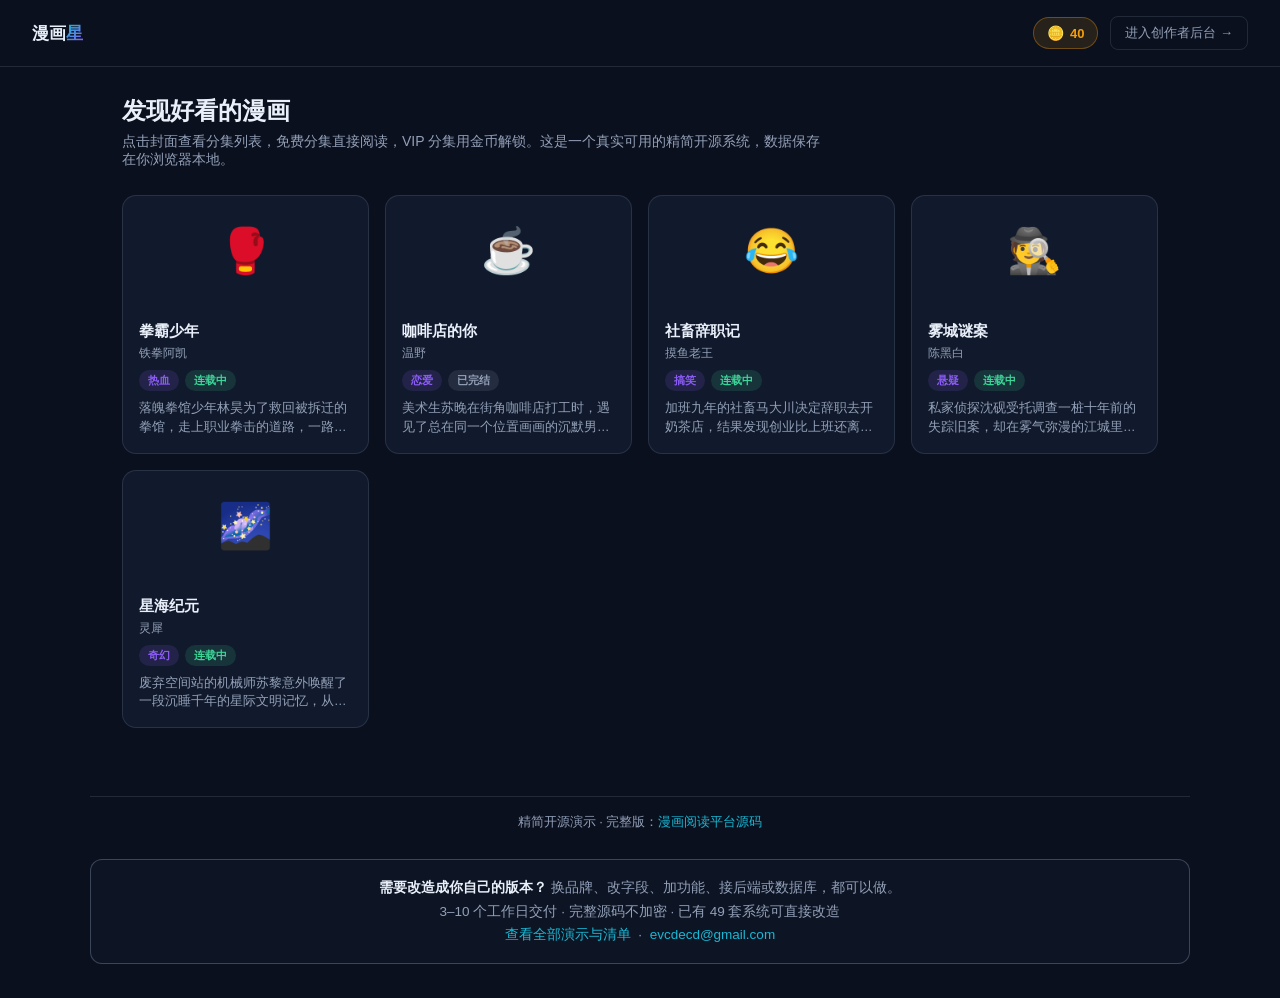
<file: index.html>
<!DOCTYPE html>
<html lang="zh-CN">
<head>
<meta charset="UTF-8">
<meta name="viewport" content="width=device-width, initial-scale=1.0">
<title>漫画星（精简开源版）</title>
<meta name="description" content="免费开源的漫画阅读平台精简版：漫画分类浏览、竖向分镜滚动阅读、VIP 分集金币解锁，真实增删改查与解锁扣费逻辑，纯前端+localStorage实现，可作为学习或二次开发起点。">
<link rel="stylesheet" href="style.css">
</head>
<body>
  <header class="topbar">
    <div class="brand">漫画<span class="accent">星</span></div>
    <div class="topbar-right">
      <div class="coin-badge"><span class="icon">🪙</span><span id="coinBalanceLabel">0</span></div>
      <a href="admin.html" class="nav-link">进入创作者后台 →</a>
    </div>
  </header>

  <main class="container">

    <section id="view-catalog" class="view active">
      <div class="page-head">
        <div>
          <h1>发现好看的漫画</h1>
          <p>点击封面查看分集列表，免费分集直接阅读，VIP 分集用金币解锁。这是一个真实可用的精简开源系统，数据保存在你浏览器本地。</p>
        </div>
      </div>
      <div id="comicGrid" class="comic-grid"></div>
    </section>

    <section id="view-comic" class="view">
      <span class="back-link" id="btnBackToCatalog">← 返回漫画列表</span>
      <div class="comic-detail-head">
        <div class="comic-detail-cover" id="comicDetailCover"></div>
        <div class="comic-detail-info">
          <h1 id="comicDetailTitle"></h1>
          <div class="meta" id="comicDetailMeta"></div>
          <div class="syn" id="comicDetailSyn"></div>
        </div>
      </div>
      <div id="episodeList" class="episode-list"></div>
    </section>

    <section id="view-reader" class="view">
      <div class="panel-reader">
        <span class="back-link" id="btnBackToComic">← 返回分集列表</span>
        <div class="reader-head">
          <div>
            <h1 id="readerEpTitle"></h1>
            <div class="sub" id="readerEpSub"></div>
          </div>
          <div class="coin-badge"><span class="icon">🪙</span><span id="readerCoinBalance">0</span></div>
        </div>
        <div id="panelList"></div>
        <div class="reader-nav">
          <button class="btn" id="btnPrevEpisode">← 上一话</button>
          <button class="btn btn-primary" id="btnNextEpisode">下一话 →</button>
        </div>
      </div>
    </section>

  </main>

  <div class="modal-backdrop" id="unlockModalBackdrop">
    <div class="modal">
      <button class="modal-close" id="btnCloseUnlockModal">&times;</button>
      <h2 id="unlockEpTitle"></h2>
      <p class="sub" id="unlockComicTitle"></p>
      <div id="unlockModalMsg"></div>
      <div class="unlock-price-row">
        <div>
          <div>解锁本话需要</div>
          <div class="balance">当前余额：<span id="unlockBalanceLabel">0</span> 金币</div>
        </div>
        <div class="price"><span id="unlockPriceLabel">0</span> 金币</div>
      </div>
      <button class="btn btn-primary btn-block" id="btnConfirmUnlock">确认解锁</button>
    </div>
  </div>

  <script src="data.js"></script>
  <script src="script.js"></script>

<footer style="margin:40px auto 16px;max-width:1100px;padding:16px 20px 0;border-top:1px solid var(--line,rgba(147,160,184,.18));text-align:center;color:var(--muted,#93A0B8);font-size:13px">精简开源演示 &middot; 完整版：<a href="https://inzyxuashop.com/manhua-yuanma.html" target="_blank" rel="noopener" style="color:var(--cyan,#19B8D4);text-decoration:none">漫画阅读平台源码</a></footer>

<!-- custom-delivery -->
<div style="max-width:1100px;margin:28px auto 34px;padding:16px 20px;border:1px solid rgba(147,160,184,.35);border-radius:12px;background:rgba(17,26,44,.55);font:13.5px/1.75 -apple-system,BlinkMacSystemFont,'Segoe UI','PingFang SC','Microsoft YaHei',sans-serif;color:#93a0b8;text-align:center">
  <strong style="color:#eaf0fa">需要改造成你自己的版本？</strong>
  换品牌、改字段、加功能、接后端或数据库，都可以做。<br>
  3–10 个工作日交付 · 完整源码不加密 · 已有 49 套系统可直接改造<br>
  <a href="https://inzyxuashop.com" style="color:#19b8d4;text-decoration:none">查看全部演示与清单</a>
  &nbsp;·&nbsp;
  <a href="mailto:evcdecd@gmail.com" style="color:#19b8d4;text-decoration:none">evcdecd@gmail.com</a>
</div>
</body>
</html>
</file>
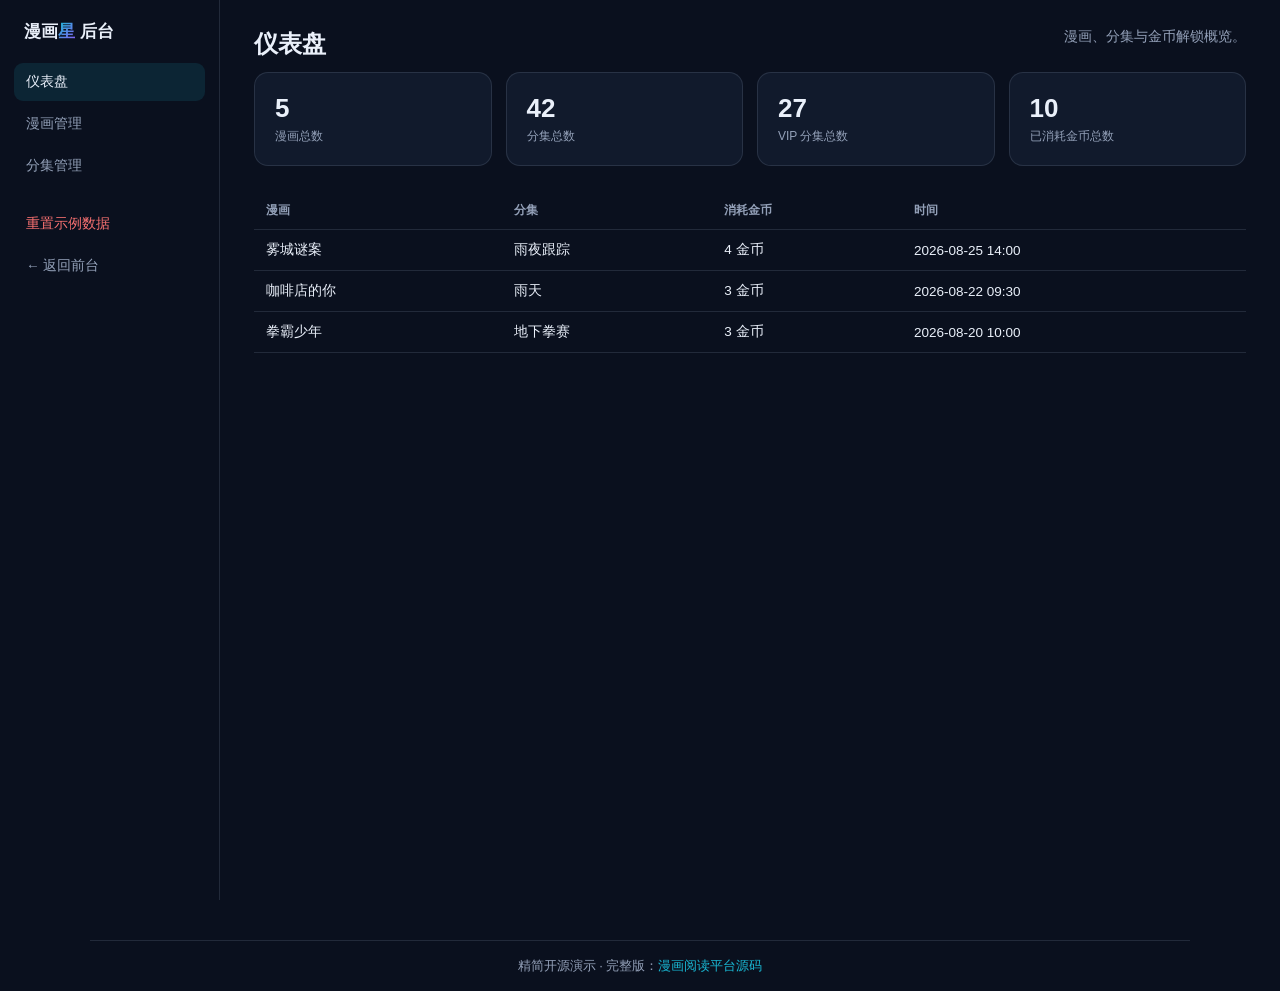
<file: admin.html>
<!DOCTYPE html>
<html lang="zh-CN">
<head>
<meta charset="UTF-8">
<meta name="viewport" content="width=device-width, initial-scale=1.0">
<title>创作者后台 · 漫画星（精简开源版）</title>
<link rel="stylesheet" href="style.css">
</head>
<body>
  <div class="admin-layout">
    <aside class="sidebar">
      <div class="brand">漫画<span class="accent">星</span> 后台</div>
      <div class="side-link active" data-view="dashboard">仪表盘</div>
      <div class="side-link" data-view="comics">漫画管理</div>
      <div class="side-link" data-view="episodes">分集管理</div>
      <div class="side-link" id="btnResetData" style="margin-top:20px;color:var(--red)">重置示例数据</div>
      <a href="index.html" class="side-link">← 返回前台</a>
    </aside>

    <main class="admin-main">
      <section id="view-dashboard" class="admin-view active">
        <div class="page-head"><h1>仪表盘</h1><p>漫画、分集与金币解锁概览。</p></div>
        <div class="stat-grid" id="statGrid"></div>
        <table>
          <thead><tr><th>漫画</th><th>分集</th><th>消耗金币</th><th>时间</th></tr></thead>
          <tbody id="recentUnlocksBody"></tbody>
        </table>
      </section>

      <section id="view-comics" class="admin-view">
        <div class="page-head"><h1>漫画管理</h1><p>添加、编辑或删除漫画。删除漫画会一并删除它的所有分集。</p></div>
        <div class="table-toolbar">
          <span></span>
          <button class="btn btn-primary btn-sm" id="btnAddComic">+ 新增漫画</button>
        </div>
        <table>
          <thead><tr><th>封面</th><th>标题</th><th>作者</th><th>分类</th><th>状态</th><th>分集数</th><th>操作</th></tr></thead>
          <tbody id="comicsBody"></tbody>
        </table>
      </section>

      <section id="view-episodes" class="admin-view">
        <div class="page-head"><h1>分集管理</h1><p>选择一部漫画，管理它的分集顺序、VIP 状态与分镜内容。</p></div>
        <div class="table-toolbar">
          <select class="select-inline" id="episodeComicSelect"></select>
          <button class="btn btn-primary btn-sm" id="btnAddEpisode">+ 新增分集</button>
        </div>
        <table>
          <thead><tr><th>顺序</th><th>标题</th><th>类型</th><th>分镜数</th><th>操作</th></tr></thead>
          <tbody id="episodesBody"></tbody>
        </table>
      </section>
    </main>
  </div>

  <!-- Comic modal -->
  <div class="modal-backdrop" id="comicModalBackdrop">
    <div class="modal">
      <button class="modal-close" id="btnCloseComicModal">&times;</button>
      <h2 id="comicModalTitle">新增漫画</h2>
      <div id="comicModalMsg"></div>
      <form id="comicForm" novalidate>
        <input type="hidden" id="comicIdInput">
        <div class="field-row">
          <div class="field"><label>标题</label><input id="comicTitleInput" type="text" required></div>
          <div class="field"><label>封面 Emoji</label><input id="comicEmojiInput" type="text" maxlength="4" placeholder="📖" required></div>
        </div>
        <div class="field-row">
          <div class="field"><label>作者</label><input id="comicAuthorInput" type="text" required></div>
          <div class="field">
            <label>分类</label>
            <select id="comicCategoryInput">
              <option>热血</option><option>恋爱</option><option>搞笑</option>
              <option>悬疑</option><option>奇幻</option><option>校园</option><option>其它</option>
            </select>
          </div>
        </div>
        <div class="field">
          <label>连载状态</label>
          <select id="comicStatusInput"><option>连载中</option><option>已完结</option></select>
        </div>
        <div class="field"><label>简介</label><textarea id="comicSynInput" rows="3"></textarea></div>
        <button type="submit" class="btn btn-primary btn-block">保存</button>
      </form>
    </div>
  </div>

  <!-- Episode modal -->
  <div class="modal-backdrop" id="episodeModalBackdrop">
    <div class="modal modal-wide">
      <button class="modal-close" id="btnCloseEpisodeModal">&times;</button>
      <h2 id="episodeModalTitle">新增分集</h2>
      <div id="episodeModalMsg"></div>
      <form id="episodeForm" novalidate>
        <input type="hidden" id="episodeIdInput">
        <div class="field"><label>分集标题</label><input id="episodeTitleInput" type="text" required></div>
        <div class="field-checkbox">
          <input type="checkbox" id="episodeVipInput">
          <label for="episodeVipInput" style="margin:0">设为 VIP 分集（需要金币解锁）</label>
        </div>
        <div class="field" id="episodePriceField">
          <label>解锁价格（金币）</label>
          <input id="episodePriceInput" type="number" min="1" value="3">
        </div>
        <div class="field">
          <label>分镜内容（按顺序，每个分镜一段文字）</label>
          <div class="panel-editor-list" id="panelEditorList"></div>
          <button type="button" class="btn btn-sm" id="btnAddPanel">+ 添加分镜</button>
        </div>
        <button type="submit" class="btn btn-primary btn-block">保存分集</button>
      </form>
    </div>
  </div>

  <script src="data.js"></script>
  <script src="admin.js"></script>

<footer style="margin:40px auto 16px;max-width:1100px;padding:16px 20px 0;border-top:1px solid var(--line,rgba(147,160,184,.18));text-align:center;color:var(--muted,#93A0B8);font-size:13px">精简开源演示 &middot; 完整版：<a href="https://inzyxuashop.com/manhua-yuanma.html" target="_blank" rel="noopener" style="color:var(--cyan,#19B8D4);text-decoration:none">漫画阅读平台源码</a></footer>
</body>
</html>
</file>
<file: style.css>
:root{--ink:#0A101E;--surface:#111a2c;--surface2:#16223a;--line:rgba(147,160,184,.18);--muted:#93A0B8;--text:#EAF0FA;--cyan:#19B8D4;--violet:#8B5CF6;--green:#3ED598;--red:#F87171;--amber:#F59E0B;--radius:14px;color-scheme:dark}
*{box-sizing:border-box}
body{margin:0;background:var(--ink);color:var(--text);font-family:-apple-system,BlinkMacSystemFont,"Segoe UI","PingFang SC","Microsoft YaHei",sans-serif;min-height:100vh}
a{color:inherit;text-decoration:none}

.topbar{display:flex;align-items:center;justify-content:space-between;padding:16px 32px;border-bottom:1px solid var(--line);gap:12px;flex-wrap:wrap}
.brand{font-size:17px;font-weight:700}
.brand .accent{background:linear-gradient(135deg,var(--cyan),var(--violet));-webkit-background-clip:text;background-clip:text;color:transparent}
.topbar-right{display:flex;align-items:center;gap:12px}
.nav-link{font-size:13px;color:var(--muted);border:1px solid var(--line);padding:7px 14px;border-radius:8px}
.nav-link:hover{border-color:var(--cyan);color:var(--text)}

.coin-badge{display:inline-flex;align-items:center;gap:6px;font-size:13px;font-weight:700;padding:7px 13px;border-radius:999px;background:rgba(245,158,11,.12);border:1px solid rgba(245,158,11,.35);color:var(--amber)}
.coin-badge .icon{font-size:14px}

.container{max-width:1100px;margin:0 auto;padding:28px 32px}
.page-head{display:flex;align-items:flex-start;justify-content:space-between;gap:16px;flex-wrap:wrap}
.page-head h1{font-size:24px;font-weight:700;margin:0 0 6px}
.page-head p{color:var(--muted);font-size:14px;margin:0 0 26px;max-width:700px}

/* ---- catalog ---- */
.comic-grid{display:grid;grid-template-columns:repeat(auto-fill,minmax(230px,1fr));gap:16px}
.comic-card{background:var(--surface);border:1px solid var(--line);border-radius:var(--radius);overflow:hidden;cursor:pointer;transition:transform .2s,border-color .2s}
.comic-card:hover{transform:translateY(-3px);border-color:rgba(25,184,212,.4)}
.comic-card__cover{height:110px;display:flex;align-items:center;justify-content:center;font-size:44px}
.comic-card__body{padding:16px}
.comic-card__body h3{margin:0 0 4px;font-size:15px}
.comic-card__meta{font-size:12px;color:var(--muted);margin-bottom:8px}
.comic-card__cat{display:inline-block;font-size:11px;font-weight:700;padding:3px 9px;border-radius:999px;background:rgba(139,92,246,.14);color:var(--violet);margin-right:6px}
.comic-card__status{display:inline-block;font-size:11px;font-weight:700;padding:3px 9px;border-radius:999px}
.comic-card__status.ongoing{background:rgba(62,213,152,.14);color:var(--green)}
.comic-card__status.done{background:rgba(147,160,184,.14);color:var(--muted)}
.comic-card__syn{font-size:12.5px;color:var(--muted);margin-top:8px;line-height:1.5;display:-webkit-box;-webkit-line-clamp:2;-webkit-box-orient:vertical;overflow:hidden}

/* ---- comic detail / episode list ---- */
.comic-detail-head{display:flex;gap:18px;align-items:flex-start;margin-bottom:24px}
.comic-detail-cover{width:88px;height:88px;flex-shrink:0;border-radius:var(--radius);display:flex;align-items:center;justify-content:center;font-size:42px;background:linear-gradient(135deg,rgba(25,184,212,.18),rgba(139,92,246,.18));border:1px solid var(--line)}
.comic-detail-info h1{margin:0 0 6px;font-size:22px}
.comic-detail-info .meta{font-size:12.5px;color:var(--muted);margin-bottom:8px}
.comic-detail-info .syn{font-size:13.5px;color:var(--text);line-height:1.6;max-width:640px}

.episode-list{display:flex;flex-direction:column;gap:8px}
.episode-row{display:flex;align-items:center;justify-content:space-between;background:var(--surface);border:1px solid var(--line);border-radius:10px;padding:13px 16px;cursor:pointer;transition:border-color .2s}
.episode-row:hover{border-color:rgba(25,184,212,.4)}
.episode-row .ep-title{font-size:13.5px;font-weight:600;display:flex;align-items:center;gap:8px}
.episode-row .ep-index{color:var(--muted);font-weight:400;font-size:12px}
.episode-row .ep-action{font-size:12px;font-weight:700;padding:5px 12px;border-radius:999px}
.episode-row .ep-action.free{background:rgba(62,213,152,.14);color:var(--green)}
.episode-row .ep-action.unlocked{background:rgba(25,184,212,.14);color:var(--cyan)}
.episode-row.locked .ep-action.locked{background:rgba(245,158,11,.14);color:var(--amber)}
.episode-row.locked{opacity:.92}

/* ---- panel reader ---- */
.panel-reader{max-width:640px;margin:0 auto}
.reader-head{display:flex;align-items:center;justify-content:space-between;margin-bottom:18px;flex-wrap:wrap;gap:8px}
.reader-head h1{font-size:19px;margin:0}
.reader-head .sub{font-size:12.5px;color:var(--muted);margin-top:3px}
.comic-panel{position:relative;width:100%;min-height:420px;border-radius:12px;margin-bottom:16px;border:1px solid var(--line);overflow:hidden;display:flex;align-items:flex-end;padding:0}
.comic-panel .panel-index{position:absolute;top:12px;left:12px;font-size:11px;font-weight:700;background:rgba(4,8,16,.55);color:#fff;padding:3px 10px;border-radius:999px;letter-spacing:.02em}
.comic-panel .panel-caption{width:100%;padding:16px 18px 18px;background:linear-gradient(to top,rgba(4,8,16,.86),rgba(4,8,16,.15) 80%,transparent);font-size:14.5px;line-height:1.65;color:#fff;font-weight:500}
.panel-g0{background:linear-gradient(135deg,#19B8D4,#3ED598)}
.panel-g1{background:linear-gradient(135deg,#8B5CF6,#EC4899)}
.panel-g2{background:linear-gradient(135deg,#F59E0B,#8B5CF6)}
.panel-g3{background:linear-gradient(135deg,#3ED598,#19B8D4)}
.panel-g4{background:linear-gradient(135deg,#EC4899,#7C3AED)}
.panel-g5{background:linear-gradient(135deg,#0EA5E9,#22D3EE)}

.reader-nav{display:flex;justify-content:space-between;gap:10px;margin:26px 0 10px;padding-top:18px;border-top:1px solid var(--line)}
.reader-nav .btn[disabled]{opacity:.4;cursor:not-allowed}

/* ---- modal ---- */
.modal-backdrop{position:fixed;inset:0;background:rgba(4,8,16,.75);display:none;align-items:center;justify-content:center;padding:20px;z-index:50}
.modal-backdrop.show{display:flex}
.modal{background:var(--surface);border:1px solid var(--line);border-radius:18px;max-width:460px;width:100%;max-height:88vh;overflow:auto;padding:26px}
.modal.modal-wide{max-width:600px}
.modal h2{margin:0 0 6px;font-size:18px}
.modal .sub{color:var(--muted);font-size:12.5px;margin:0 0 18px}
.modal-close{float:right;background:none;border:none;color:var(--muted);font-size:20px;cursor:pointer}

.unlock-price-row{display:flex;justify-content:space-between;align-items:center;background:rgba(147,160,184,.06);border:1px solid var(--line);border-radius:10px;padding:14px 16px;margin-bottom:16px;font-size:13.5px}
.unlock-price-row .price{font-weight:800;color:var(--amber);font-size:16px}
.unlock-price-row .balance{color:var(--muted);font-size:12px;margin-top:3px}

.field{display:flex;flex-direction:column;gap:6px;margin-bottom:14px}
.field label{font-size:12px;color:var(--muted);font-weight:600}
.field input,.field select,.field textarea{background:rgba(147,160,184,.06);border:1px solid var(--line);border-radius:8px;padding:9px 11px;color:var(--text);font-family:inherit;font-size:13.5px;outline:none;width:100%}
.field input:focus,.field select:focus,.field textarea:focus{border-color:var(--cyan)}
.field-row{display:grid;grid-template-columns:1fr 1fr;gap:10px}
.field-checkbox{display:flex;align-items:center;gap:8px;font-size:13px;color:var(--text);margin-bottom:14px}
.field-checkbox input{width:auto}

.btn{font-family:inherit;font-size:13.5px;font-weight:600;padding:10px 18px;border-radius:9px;border:1px solid var(--line);background:transparent;color:var(--text);cursor:pointer}
.btn:hover{border-color:var(--cyan)}
.btn-primary{background:linear-gradient(135deg,var(--cyan),var(--violet));border:none;color:#06121A}
.btn-block{width:100%}
.btn-sm{padding:5px 11px;font-size:12px}
.btn-danger{border-color:rgba(248,113,113,.4);color:var(--red)}

.msg{margin:0 0 14px;font-size:12.5px;padding:9px 12px;border-radius:8px}
.msg.error{background:rgba(248,113,113,.1);border:1px solid rgba(248,113,113,.3);color:var(--red)}
.msg.success{background:rgba(62,213,152,.1);border:1px solid rgba(62,213,152,.3);color:var(--green)}

.view{display:none}
.view.active{display:block}
.back-link{display:inline-block;font-size:12.5px;color:var(--muted);margin-bottom:16px;cursor:pointer}
.back-link:hover{color:var(--cyan)}

/* ---- panel editor (admin) ---- */
.panel-editor-list{display:flex;flex-direction:column;gap:8px;margin-bottom:12px}
.panel-editor-row{display:flex;gap:8px;align-items:flex-start;background:rgba(147,160,184,.05);border:1px solid var(--line);border-radius:10px;padding:10px}
.panel-editor-row .idx{font-size:11px;color:var(--muted);font-weight:700;padding-top:9px;width:20px;flex-shrink:0}
.panel-editor-row textarea{flex:1;min-height:52px;resize:vertical}

/* admin */
.admin-layout{display:flex;min-height:100vh}
.sidebar{width:220px;flex-shrink:0;border-right:1px solid var(--line);padding:20px 14px}
.sidebar .brand{padding:0 10px 20px}
.side-link{display:block;padding:10px 12px;border-radius:9px;font-size:13.5px;color:var(--muted);margin-bottom:4px;cursor:pointer}
.side-link:hover{background:rgba(147,160,184,.06)}
.side-link.active{background:rgba(25,184,212,.12);color:var(--text)}
.admin-main{flex:1;padding:28px 34px;overflow:auto}
.admin-view{display:none}
.admin-view.active{display:block}

.stat-grid{display:grid;grid-template-columns:repeat(4,1fr);gap:14px;margin-bottom:26px}
.stat-card{background:var(--surface);border:1px solid var(--line);border-radius:var(--radius);padding:20px}
.stat-card .num{font-size:26px;font-weight:800}
.stat-card .label{font-size:12px;color:var(--muted);margin-top:4px}

table{width:100%;border-collapse:collapse;font-size:13.5px}
th{text-align:left;padding:10px 12px;color:var(--muted);font-weight:600;border-bottom:1px solid var(--line);font-size:12px}
td{padding:11px 12px;border-bottom:1px solid var(--line)}
.badge{display:inline-block;font-size:11px;font-weight:700;padding:3px 9px;border-radius:999px}
.badge.vip{background:rgba(245,158,11,.14);color:var(--amber)}
.badge.free{background:rgba(62,213,152,.14);color:var(--green)}
.badge.ongoing{background:rgba(62,213,152,.14);color:var(--green)}
.badge.done{background:rgba(147,160,184,.14);color:var(--muted)}
.table-actions{display:flex;gap:6px}
.table-toolbar{display:flex;justify-content:space-between;align-items:center;margin-bottom:16px;gap:12px;flex-wrap:wrap}
.select-inline{background:rgba(147,160,184,.06);border:1px solid var(--line);border-radius:8px;padding:8px 11px;color:var(--text);font-family:inherit;font-size:13px}

@media (max-width:820px){
  .admin-layout{flex-direction:column}
  .sidebar{width:100%;display:flex;overflow-x:auto;border-right:none;border-bottom:1px solid var(--line)}
  .stat-grid{grid-template-columns:repeat(2,1fr)}
  .comic-detail-head{flex-direction:column}
}
</file>
